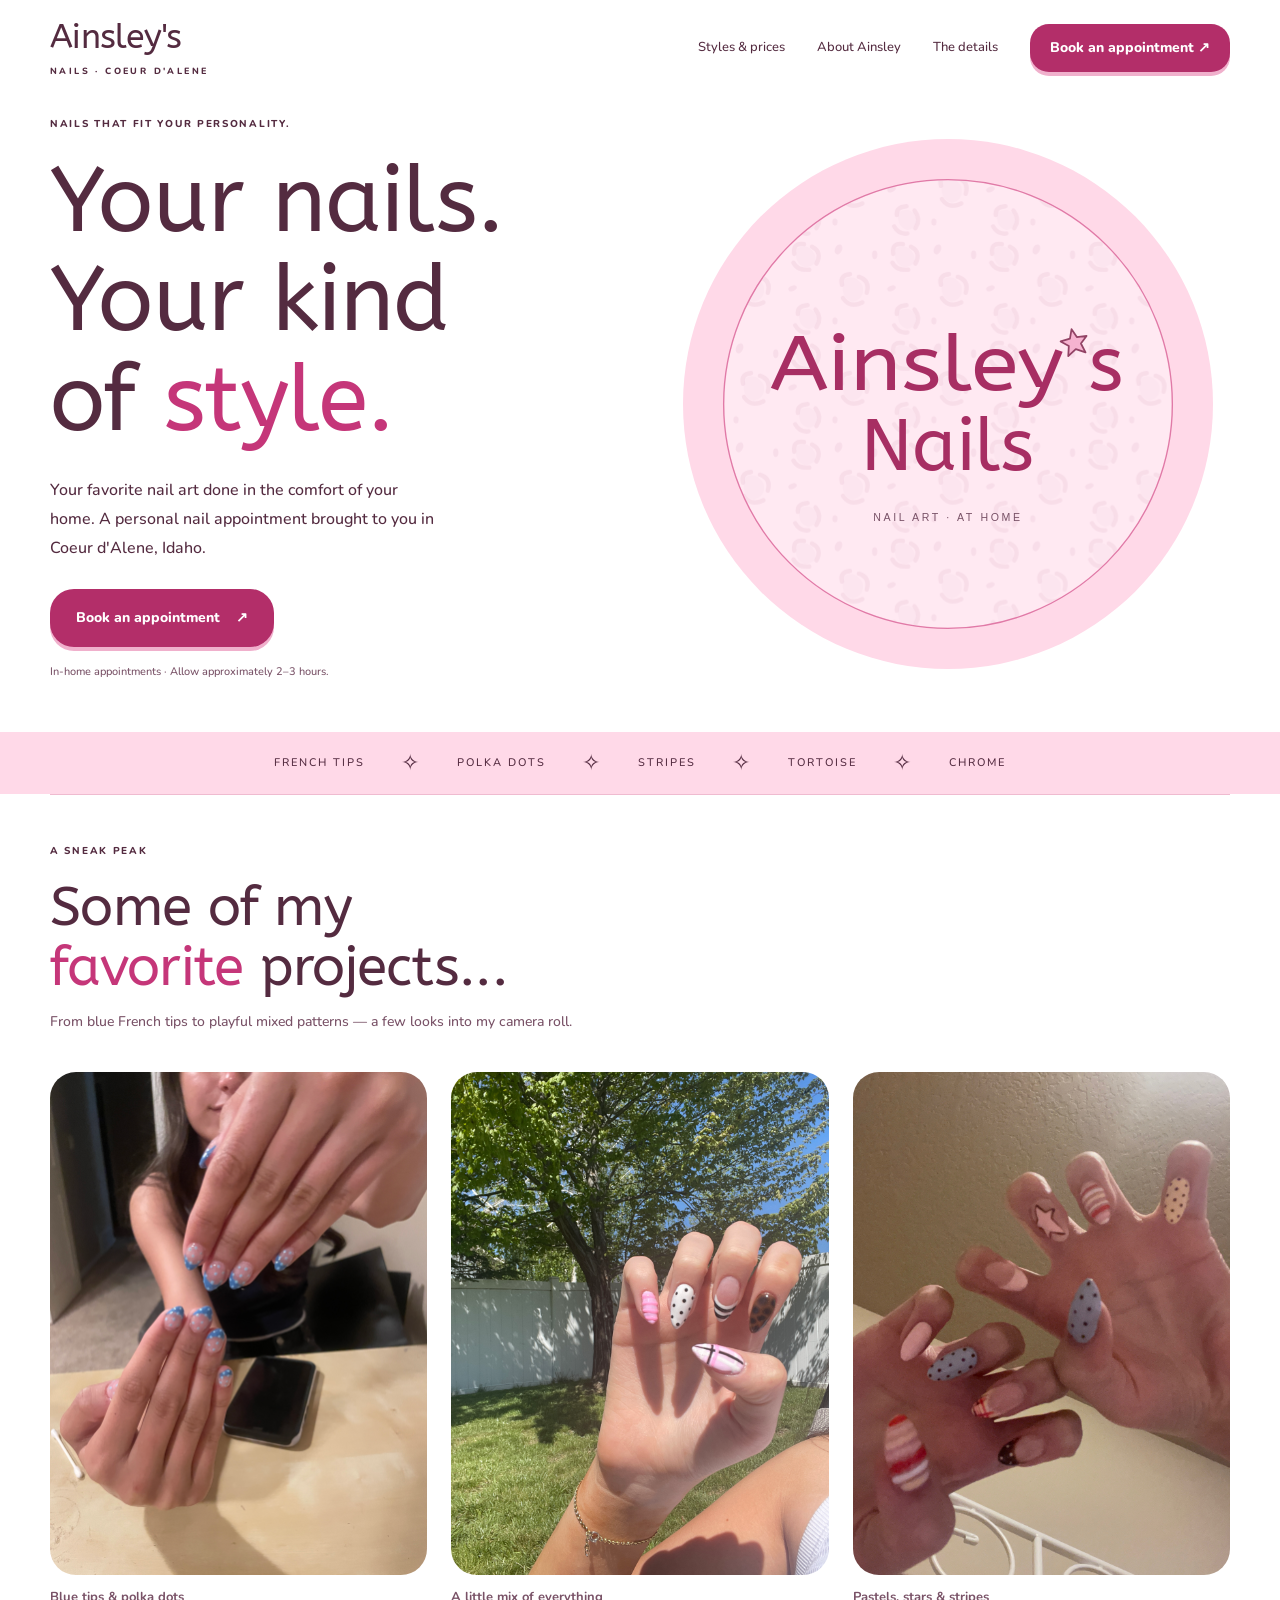
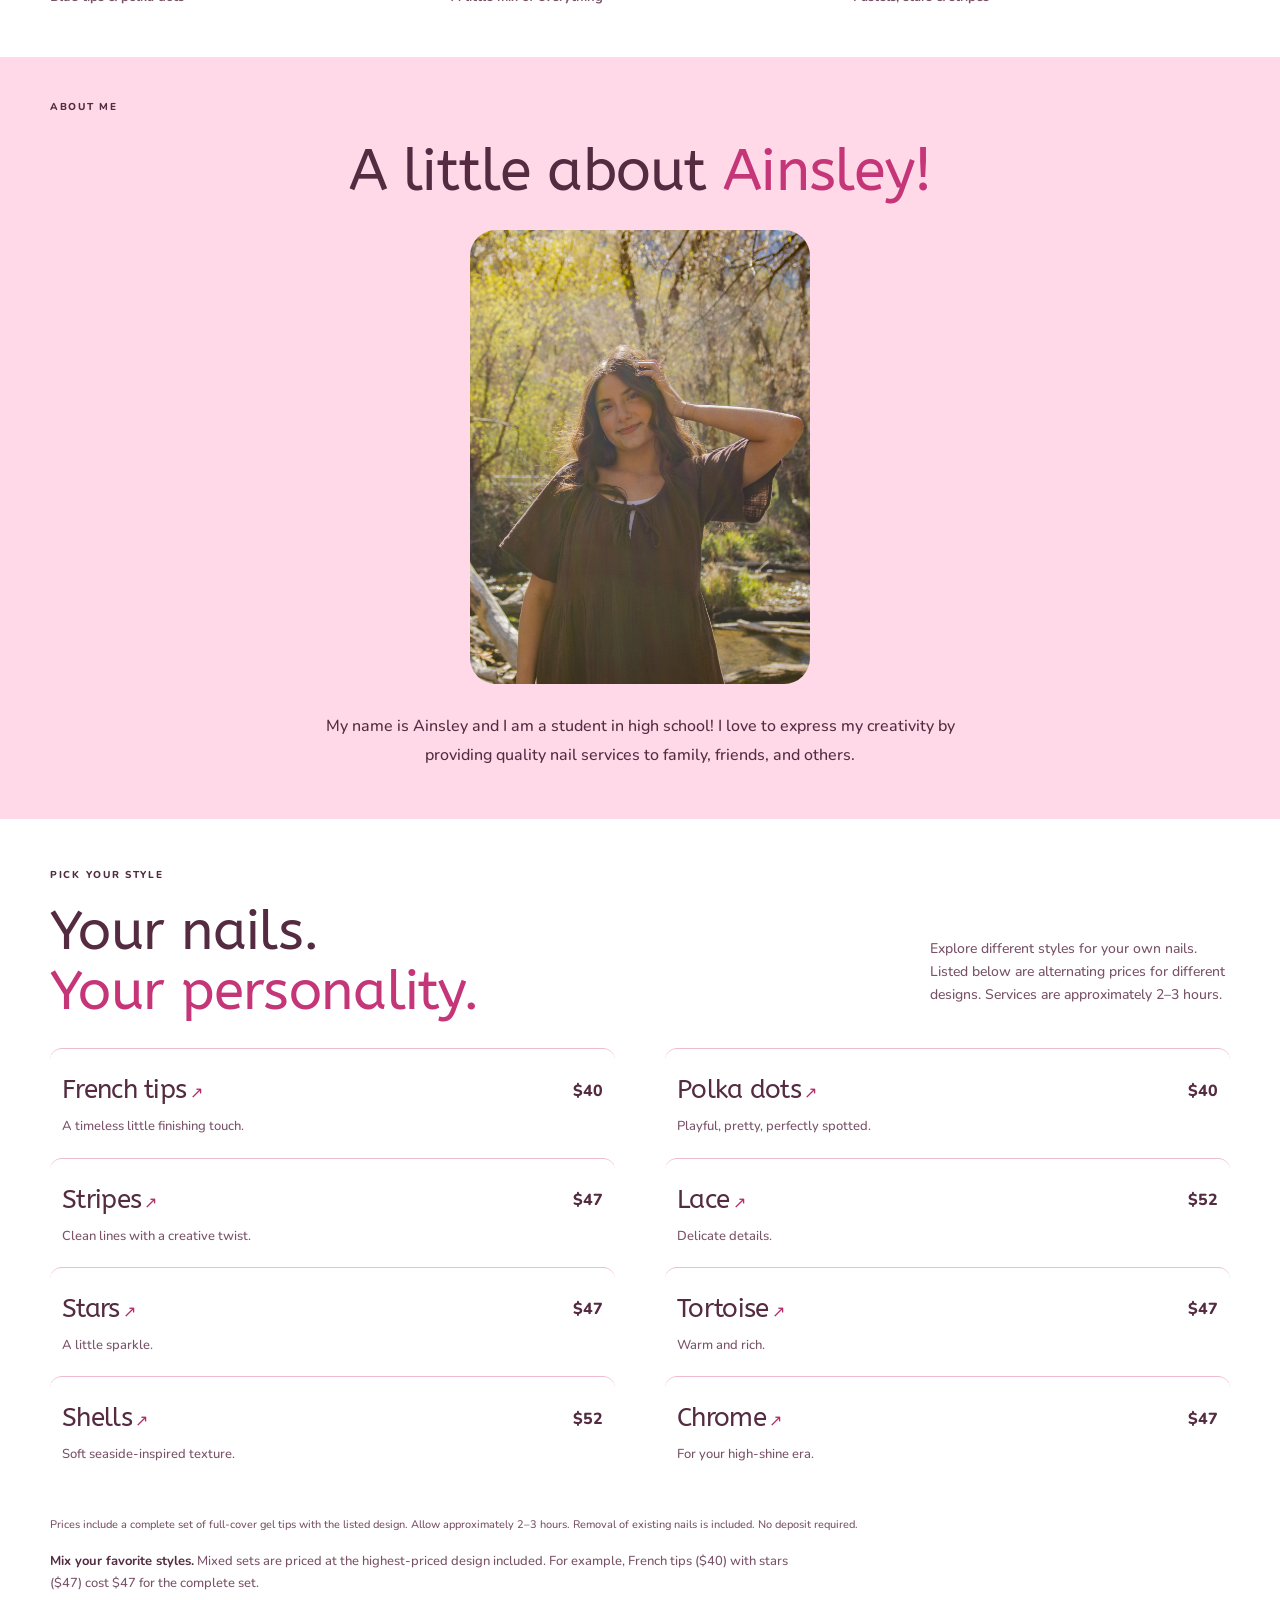
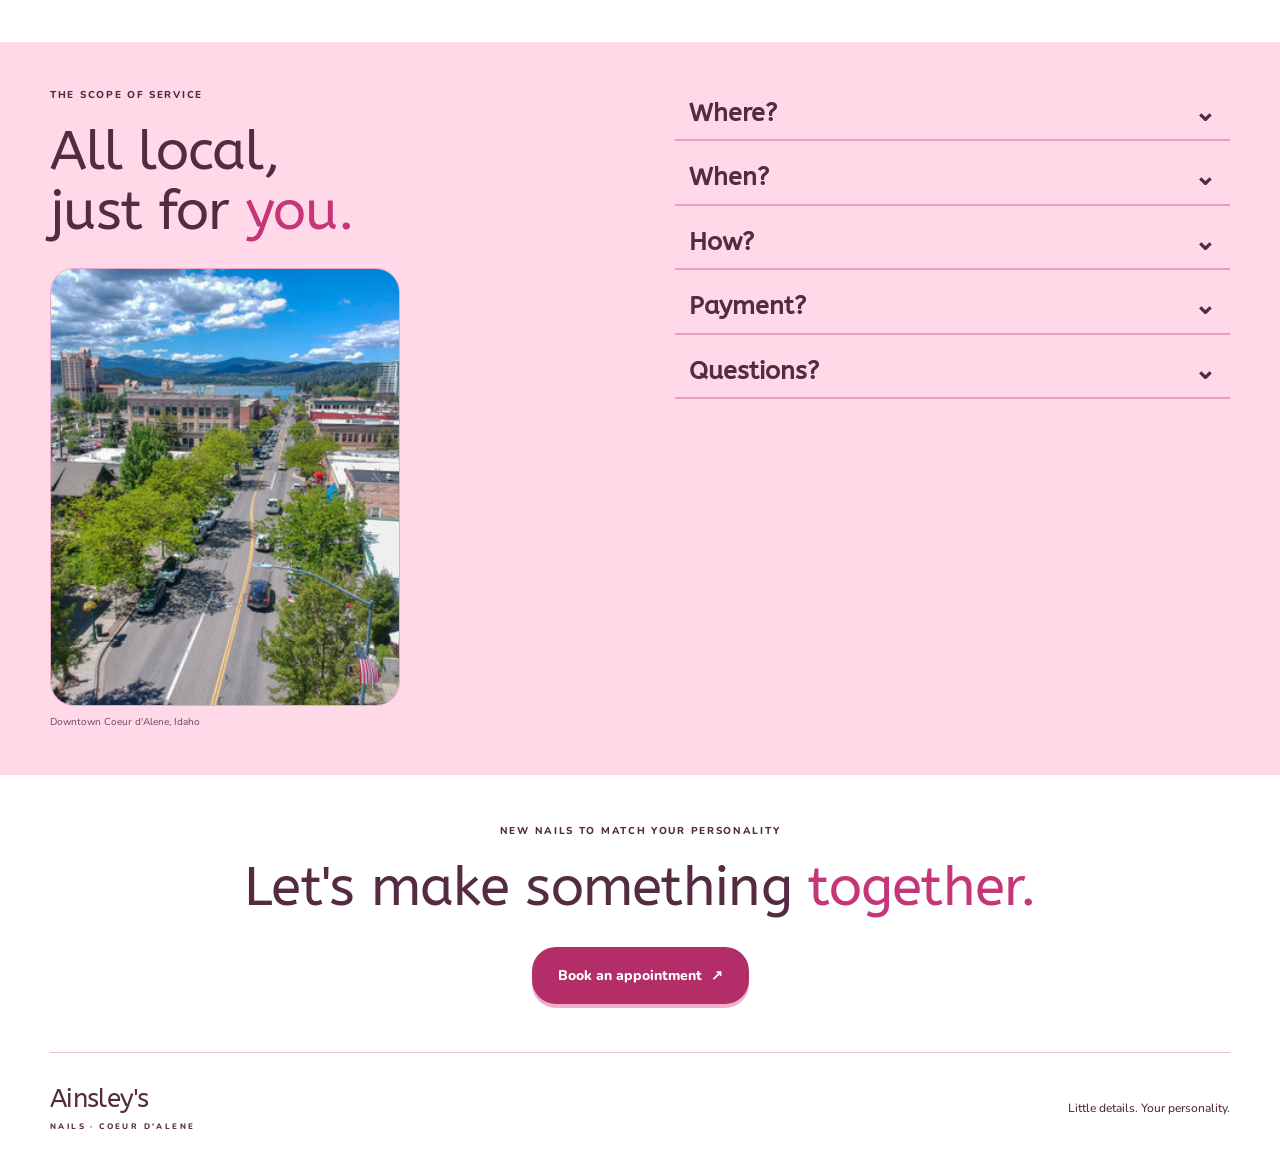
<file: index.html>
<!doctype html>
<html lang="en">
<head>
  <meta charset="utf-8"><meta name="viewport" content="width=device-width, initial-scale=1">
  <title>Ainsley's Nails | Coeur d'Alene, Idaho</title>
  <meta name="description" content="Explore French tips, chrome, and playful nail art at Ainsley's Nails in Coeur d'Alene, Idaho.">
  <link rel="stylesheet" href="styles.css">
  <script src="service-layout.js" defer></script>

  <meta property="og:type" content="website">
  <meta property="og:site_name" content="Ainsley's Nails">
  <meta property="og:title" content="Ainsley's Nails">
  <meta property="og:description" content="Fun, personalized nail art brought to your home in Coeur d'Alene.">
  <meta property="og:url" content="https://ainsleysnails.netlify.app/">
  <meta property="og:image" content="https://ainsleysnails.netlify.app/share-preview.png">
  <meta property="og:image:type" content="image/png">
  <meta property="og:image:width" content="1200">
  <meta property="og:image:height" content="630">
  <meta property="og:image:alt" content="Ainsley's Nails pink circle logo with a star apostrophe and light pink cheetah pattern.">
  <meta name="twitter:card" content="summary_large_image">
  <meta name="twitter:title" content="Ainsley's Nails">
  <meta name="twitter:description" content="Fun, personalized nail art brought to your home in Coeur d'Alene.">
  <meta name="twitter:image" content="https://ainsleysnails.netlify.app/share-preview.png">
</head>
<body>
  <a class="skip" href="#main">Skip to content</a>
  <header class="header wrap"><div class="brand">Ainsley's<span>NAILS · COEUR D'ALENE</span></div><nav aria-label="Main navigation"><a href="#styles">Styles &amp; prices</a><a href="#about">About Ainsley</a><a href="#visit">The details</a><a class="button small" href="booking.html">Book an appointment ↗</a></nav></header>
  <main id="main">
    <section class="hero wrap">
      <div><p class="eyebrow">NAILS THAT FIT YOUR PERSONALITY.</p><h1>Your nails.<br>Your kind<br>of <em>style.</em></h1><p class="intro">Your favorite nail art done in the comfort of your home. A personal nail appointment brought to you in Coeur d'Alene, Idaho.</p><a class="button" href="booking.html">Book an appointment <span aria-hidden="true">↗</span></a><p class="micro">In-home appointments · Allow approximately 2–3 hours.</p></div>
      <div class="hero-logo"><img src="images/logo.svg" width="600" height="600" alt="Ainsley’s Nails — nail art at home"></div>
    </section>
    <div class="ribbon" aria-hidden="true">FRENCH TIPS <span>✧</span> POLKA DOTS <span>✧</span> STRIPES <span>✧</span> TORTOISE <span>✧</span> CHROME</div>
    <section class="portfolio section wrap" aria-labelledby="portfolio-title"><div><p class="eyebrow">A SNEAK PEAK</p><h2 id="portfolio-title">Some of my<br><em>favorite</em> projects...</h2><p>From blue French tips to playful mixed patterns — a few looks into my camera roll.</p></div><div class="photo-gallery">
        <figure><a href="images/blue-french-polka-dots.jpg"><img src="images/blue-french-polka-dots.jpg" alt="Blue French tips with light blue polka dots on a sheer pink base" loading="lazy" width="600" height="800"></a><figcaption>Blue tips &amp; polka dots</figcaption></figure>
        <figure><a href="images/pink-tortoise-mix.jpg"><img src="images/pink-tortoise-mix.jpg" alt="Mixed nail art with pink stripes, black polka dots, black and white French tips, and tortoise pattern" loading="lazy" width="600" height="800"></a><figcaption>A little mix of everything</figcaption></figure>
        <figure><a href="images/pastel-stars-stripes.jpg"><img src="images/pastel-stars-stripes.jpg" alt="Pastel nail art with a pink outlined star, stripes, polka dots, and French tips" loading="lazy" width="600" height="800"></a><figcaption>Pastels, stars &amp; stripes</figcaption></figure>
      </div></section>
    <section id="about" class="about" aria-labelledby="about-title"><div class="wrap about-inner"><p class="eyebrow">ABOUT ME</p><h2 id="about-title">A little about <em>Ainsley!</em></h2><figure class="about-portrait"><img src="images/ainsley-portrait.jpg" alt="Ainsley outdoors beside a creek with sunlit trees behind her" width="2700" height="3600" loading="lazy"></figure><p class="about-bio">My name is Ainsley and I am a student in high school! I love to express my creativity by providing quality nail services to family, friends, and others.</p></div></section>
    <section id="styles" class="section wrap"><div class="section-heading"><div><p class="eyebrow">PICK YOUR STYLE</p><h2>Your nails.<br><em>Your personality.</em></h2></div><p>Explore different styles for your own nails. Listed below are alternating prices for different designs. Services are approximately 2–3 hours.</p></div>
      <div class="styles-grid">
        <a class="style-card" href="booking.html"><h3>French tips</h3><span class="service-price">$40</span><p>A timeless little finishing touch.</p></a>
        <a class="style-card" href="booking.html"><h3>Polka dots</h3><span class="service-price">$40</span><p>Playful, pretty, perfectly spotted.</p></a>
        <a class="style-card" href="booking.html"><h3>Stripes</h3><span class="service-price">$47</span><p>Clean lines with a creative twist.</p></a>
        <a class="style-card" href="booking.html"><h3>Lace</h3><span class="service-price">$52</span><p>Delicate details.</p></a>
        <a class="style-card" href="booking.html"><h3>Stars</h3><span class="service-price">$47</span><p>A little  sparkle.</p></a>
        <a class="style-card" href="booking.html"><h3>Tortoise</h3><span class="service-price">$47</span><p>Warm and rich.</p></a>
        <a class="style-card" href="booking.html"><h3>Shells</h3><span class="service-price">$52</span><p>Soft seaside-inspired texture.</p></a>
        <a class="style-card" href="booking.html"><h3>Chrome</h3><span class="service-price">$47</span><p>For your high-shine era.</p></a>
      </div><p class="caption">Prices include a complete set of full-cover gel tips with the listed design. Allow approximately 2–3 hours. Removal of existing nails is included. No deposit required.</p><p class="mixed-design-note"><strong>Mix your favorite styles.</strong> Mixed sets are priced at the highest-priced design included. For example, French tips ($40) with stars ($47) cost $47 for the complete set.</p>
    </section>
    <section id="visit" class="visit"><div class="wrap visit-inner"><div><p class="eyebrow">THE SCOPE OF SERVICE</p><h2>All local,<br>just for <em>you.</em></h2><figure class="service-photo"><img src="images/cda-downtown.jpg" alt="Downtown Coeur d'Alene with a tree-lined street leading toward the lake and mountains" width="481" height="360" loading="lazy"><figcaption>Downtown Coeur d'Alene, Idaho</figcaption></figure></div><div class="service-details" aria-label="Scope of service details">
      <details class="service-detail"><summary>Where?</summary><div class="service-detail-content"><p>Mobile nail appointments around Coeur d'Alene. Currently offering in-home visits for no extra charge.</p></div></details>
      <details class="service-detail"><summary>When?</summary><div class="service-detail-content"><p>Monday through Friday from 5 to 8 pm (Pacific time).</p></div></details>
      <details class="service-detail service-detail-how"><summary>How?</summary><div class="service-detail-content"><ul><li>Please provide a table and two chairs for us to work at.</li><li>Bring an inspiration photo of how you want your nails to look.</li><li>Plan for approximately 2–3 hours.</li><li>Check availability and book an appointment through Google Calendar by selecting “Book an appointment” below.</li></ul></div></details>
      <details class="service-detail"><summary>Payment?</summary><div class="service-detail-content"><p>I am currently accepting cash, Venmo, or Apple Cash.</p></div></details>
      <details class="service-detail"><summary>Questions?</summary><div class="service-detail-content"><p>For general questions, email <a href="mailto:ainsleysnails@gmail.com">ainsleysnails@gmail.com</a>.</p></div></details>
    </div></div></section>
    <section class="closing wrap"><p class="eyebrow">NEW NAILS TO MATCH YOUR PERSONALITY</p><h2>Let's make something <em>together.</em></h2><a class="button" href="booking.html">Book an appointment <span aria-hidden="true">↗</span></a></section>
  </main><footer class="wrap footer"><div class="brand">Ainsley's<span>NAILS · COEUR D'ALENE</span></div><p>Little details. Your personality.</p></footer>
</body>
</html>
</file>
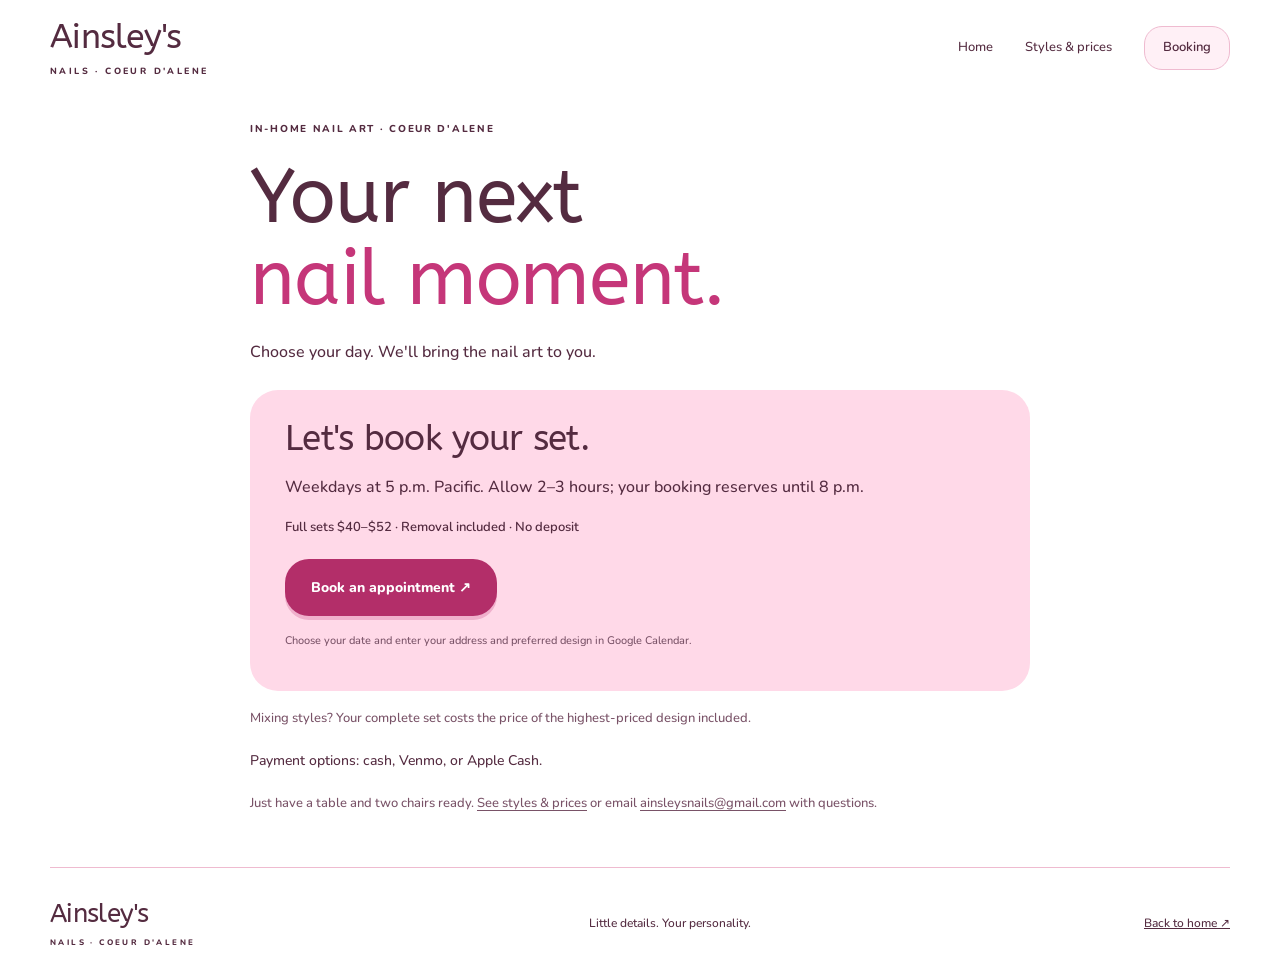
<file: booking.html>
<!doctype html>
<html lang="en"><head><meta charset="utf-8"><meta name="viewport" content="width=device-width, initial-scale=1"><title>Book an appointment | Ainsley's Nails</title><meta name="description" content="Book an in-home nail appointment with Ainsley's Nails in Coeur d'Alene, Idaho."><link rel="stylesheet" href="styles.css"><script src="config.js" defer></script><script src="booking.js" defer></script>
  <meta property="og:type" content="website">
  <meta property="og:site_name" content="Ainsley's Nails">
  <meta property="og:title" content="Book an appointment | Ainsley's Nails">
  <meta property="og:description" content="Fun, personalized nail art brought to your home in Coeur d'Alene.">
  <meta property="og:url" content="https://ainsleysnails.netlify.app/booking">
  <meta property="og:image" content="https://ainsleysnails.netlify.app/share-preview.png">
  <meta property="og:image:type" content="image/png">
  <meta property="og:image:width" content="1200">
  <meta property="og:image:height" content="630">
  <meta property="og:image:alt" content="Ainsley's Nails pink circle logo with a star apostrophe and light pink cheetah pattern.">
  <meta name="twitter:card" content="summary_large_image">
  <meta name="twitter:title" content="Book an appointment | Ainsley's Nails">
  <meta name="twitter:description" content="Fun, personalized nail art brought to your home in Coeur d'Alene.">
  <meta name="twitter:image" content="https://ainsleysnails.netlify.app/share-preview.png">
</head>
<body><a class="skip" href="#main">Skip to content</a><header class="header wrap"><div class="brand">Ainsley's<span>NAILS · COEUR D'ALENE</span></div><nav aria-label="Main navigation"><a href="index.html">Home</a><a href="index.html#styles">Styles &amp; prices</a><span class="current-page" aria-current="page">Booking</span></nav></header>
<main id="main" class="wrap booking-main booking-simple"><p class="eyebrow">IN-HOME NAIL ART · COEUR D'ALENE</p><h1>Your next<br><em>nail moment.</em></h1><p class="intro">Choose your day. We'll bring the nail art to you.</p>
<section class="booking-panel" aria-labelledby="booking-title"><h2 id="booking-title">Let's book your set.</h2><p id="booking-message">Weekdays at 5 p.m. Pacific. Allow 2–3 hours; your booking reserves until 8 p.m.</p><p class="booking-essentials">Full sets $40–$52 · Removal included · No deposit</p><a id="booking-link" class="button" target="_blank" rel="noopener noreferrer" href="https://calendar.google.com/calendar/u/0/appointments/schedules/AcZssZ18NAIpk-Zt8HBrh_75pvqZvgcmtX9MEqmJerUlDPSgGfxFkpBchDon8ug0wOrEiZ6wurdmPYO1">Book an appointment ↗<span class="sr-only"> (opens in a new tab)</span></a><p id="booking-note" class="micro">Choose your date and enter your address and preferred design in Google Calendar.</p></section>
<p class="mixed-design-note">Mixing styles? Your complete set costs the price of the highest-priced design included.</p>
<p class="payment-options">Payment options: cash, Venmo, or Apple Cash.</p>
<p class="booking-help">Just have a table and two chairs ready. <a href="index.html#styles">See styles &amp; prices</a> or email <a href="mailto:ainsleysnails@gmail.com">ainsleysnails@gmail.com</a> with questions.</p></main>
<footer class="wrap footer"><div class="brand">Ainsley's<span>NAILS · COEUR D'ALENE</span></div><p>Little details. Your personality.</p><a href="index.html">Back to home ↗</a></footer></body></html>
</file>
<file: styles.css>
@import url('https://fonts.googleapis.com/css2?family=Nunito:wght@400;500;600;700;800&display=swap');
:root{--paper:#fcf8f3;--ink:#512c35;--muted:#775d60;--blush:#f0dad9;--wine:#742c43;--line:#ddcbc8}*{box-sizing:border-box}html{scroll-behavior:smooth;scroll-padding-top:25px}body{margin:0;background:var(--paper);color:var(--ink);font-family:'Nunito','Trebuchet MS',sans-serif;font-size:16px;line-height:1.65}a{color:inherit}button,a{-webkit-tap-highlight-color:transparent}a:focus-visible{outline:3px solid var(--wine);outline-offset:6px}[hidden]{display:none!important}.wrap{width:min(1180px,calc(100% - 80px));margin:auto}.header{display:flex;justify-content:space-between;align-items:center;min-height:116px;gap:30px}.brand{font-family:'ABeeZee','Trebuchet MS',sans-serif;font-size:33px;text-decoration:none;line-height:1.1;white-space:nowrap}.brand span{display:block;font-family:'Nunito','Trebuchet MS',sans-serif;font-size:9px;letter-spacing:2.4px;margin-top:10px}nav{display:flex;align-items:center;gap:32px}nav>a{text-decoration:none;font-size:13px}.button{display:inline-flex;align-items:center;justify-content:center;gap:35px;padding:17px 26px;border-radius:3px;background:var(--wine);color:#fff9f3;text-decoration:none;font-size:14px;font-weight:500;transition:background .2s,transform .2s}.button:hover{background:#542034;transform:translateY(-2px)}.button.small{padding:12px 20px}.hero{display:grid;grid-template-columns:1fr 1fr;gap:65px;align-items:center;padding-top:42px;padding-bottom:80px}.eyebrow{font-size:10px;letter-spacing:2.3px;font-weight:700;margin:0 0 26px}h1,h2{font-family:'ABeeZee','Trebuchet MS',sans-serif;font-weight:400;letter-spacing:-2px;line-height:1.06;margin:0}h1{font-size:clamp(58px,7.7vw,106px)}em{font-weight:400;color:var(--wine)}.intro{font-size:16px;max-width:390px;margin:27px 0;line-height:1.8}.micro{font-size:11px;color:var(--muted);margin-top:16px}.hero-art{height:570px;position:relative;overflow:hidden;border-radius:48% 48% 3px 3px;background:radial-gradient(ellipse at 40% 40%,#f9ece2,#e8c6c2);box-shadow:inset 0 0 80px #d5aead50}.art-label{position:absolute;top:65px;width:100%;text-align:center;font-size:9px;letter-spacing:2px}.nail{position:absolute;width:102px;height:230px;border-radius:60% 60% 38% 38%;box-shadow:12px 18px 28px #79334b25,inset 8px 0 18px #ffffff77;border:1px solid #ffffff66}.nail-one{background:linear-gradient(100deg,#d18b94,#f0bdc2 40%,#d9939b);left:16%;top:165px;transform:rotate(-23deg)}.nail-two{background:linear-gradient(100deg,#d9a49e,#f4cec3 45%,#e2aba3);left:40%;top:135px;transform:rotate(-6deg);border-top:27px solid #fff9f0}.nail-three{background:linear-gradient(100deg,#6f2e41,#aa5f70 45%,#6d263d);left:65%;top:185px;transform:rotate(18deg)}.spark{position:absolute;color:var(--wine);font-size:64px}.spark-one{top:85px;right:38px}.spark-two{bottom:80px;left:35px;font-size:42px}.art-note{position:absolute;bottom:48px;right:30px;font-family:'ABeeZee','Trebuchet MS',sans-serif;font-size:22px;font-style:italic;line-height:1.2;transform:rotate(-8deg)}.illustration-label{position:absolute;bottom:12px;left:20px;font-size:8px;letter-spacing:1.5px}.ribbon{display:flex;justify-content:center;align-items:center;gap:36px;background:var(--blush);padding:20px;font-size:11px;letter-spacing:2px;flex-wrap:wrap}.ribbon span{font-size:22px;line-height:1}.section{padding-top:100px;padding-bottom:90px}.section-heading{display:flex;justify-content:space-between;align-items:end;gap:30px;margin-bottom:45px}h2{font-size:clamp(39px,4.5vw,61px)}.section-heading>p{max-width:300px;font-size:14px;color:var(--muted)}.styles-grid{display:grid;grid-template-columns:repeat(4,1fr);gap:35px 24px}.swatch{display:flex;align-items:center;justify-content:center;gap:9px;height:200px;background:#f1e7e0;border-radius:100px 100px 3px 3px}.swatch i{display:block;width:39px;height:95px;border-radius:48% 48% 30% 30%;box-shadow:3px 6px 10px #54203415;background:#e6afa9}.swatch i:first-child{transform:rotate(-12deg) translateY(7px)}.swatch i:last-child{transform:rotate(12deg) translateY(7px)}.french i{border-top:15px solid #fffdf7}.dots{background:#edddd9}.dots i{background:radial-gradient(circle,#742c43 2px,transparent 3px) 0 0/13px 13px,#eac2be}.stripes i{background:repeating-linear-gradient(115deg,#e2a19e 0 9px,#fff5e9 9px 13px)}.lace{background:#e9dfd8}.lace i{background:radial-gradient(circle,transparent 4px,#fff9ee 5px 6px,transparent 7px) 0 0/15px 15px,#deb5af}.stars i{color:#fff6df;text-align:center;padding-top:25px;font-size:23px;background:#9c586a;font-style:normal}.tortoise{background:#ecdecc}.tortoise i{background:radial-gradient(ellipse at 25% 30%,#4b2b21 0 12%,transparent 22%),radial-gradient(ellipse at 80% 70%,#613321 0 14%,transparent 27%),radial-gradient(ellipse at 20% 95%,#35241d 0 13%,transparent 24%),#c28b47}.shells i{background:repeating-conic-gradient(from 165deg at 50% 100%,#f4d6ce 0deg 7deg,#fff2df 7deg 11deg)}.chrome{background:#e4dfe3}.chrome i{background:linear-gradient(110deg,#9b859a 0%,#f6e0ec 20%,#a28eaa 36%,#fff 48%,#c29caf 57%,#e2d6e9 75%,#907d93)}h3{font-size:18px;font-weight:500;margin:16px 0 4px}.style-card p{font-size:12px;color:var(--muted);margin:0}.caption{font-size:11px;color:var(--muted);margin-top:30px}.portfolio{border-top:1px solid var(--line);display:grid;grid-template-columns:1fr 1fr;align-items:center;gap:70px}.portfolio>div>p:not(.eyebrow){color:var(--muted);font-size:14px}.photo-placeholder{min-height:310px;background:#eee4dc;display:flex;flex-direction:column;align-items:center;justify-content:center;text-align:center;border:1px solid #ddcdc1}.photo-placeholder>span{font-size:42px}.photo-placeholder>p{font-family:'ABeeZee','Trebuchet MS',sans-serif;font-size:27px!important;line-height:1.4}.photo-placeholder small{font-size:9px;letter-spacing:2px}.visit{background:var(--blush)}.visit-inner{padding-top:80px;padding-bottom:80px;display:grid;grid-template-columns:1fr 1fr;gap:70px}.visit h3:first-child{margin-top:0}.visit h3{font-size:16px;margin-top:25px}.visit p:not(.eyebrow){font-size:14px;max-width:430px;margin-top:6px}.text-link{display:inline-block;font-size:13px;text-underline-offset:6px;margin-top:15px}.closing{text-align:center;padding-top:100px;padding-bottom:100px}.closing h2{margin-bottom:30px}.footer{display:flex;align-items:center;justify-content:space-between;border-top:1px solid var(--line);padding-top:32px;padding-bottom:32px;gap:25px}.footer .brand{font-size:26px}.footer .brand span{font-size:8px}.footer p,.footer>a:last-child{font-size:12px}.booking-main{padding-top:65px;padding-bottom:100px}.booking-main h1{font-size:clamp(60px,7vw,90px)}.booking-layout{display:grid;grid-template-columns:1.25fr 1fr;gap:75px;margin-top:45px}.booking-panel{background:var(--blush);padding:50px;border-radius:3px}.booking-panel h2{font-size:45px}.booking-panel>p{max-width:400px}.booking-star{display:block;font-size:45px;margin-bottom:15px}.booking-aside{padding-top:30px}.booking-aside h3{font-size:17px;margin-top:25px}.booking-aside p:not(.eyebrow){font-size:14px;color:var(--muted)}.skip{position:absolute;left:10px;top:-100px;background:var(--paper);padding:10px;z-index:10}.skip:focus{top:10px}
@media(min-width:1500px){.hero{padding-top:65px;padding-bottom:100px}}@media(max-width:900px){.wrap{width:calc(100% - 48px)}.hero{gap:30px}.hero-art{height:470px}.nail{width:75px;height:185px}.nail-one{left:12%}.nail-two{left:38%}.nail-three{left:65%}.styles-grid{grid-template-columns:repeat(2,1fr)}nav{gap:20px}.booking-layout{gap:30px}.booking-panel{padding:32px}}@media(max-width:600px){.wrap{width:calc(100% - 36px)}.header{min-height:100px;gap:10px}.brand{font-size:28px}.brand span{font-size:7px;letter-spacing:1.4px}nav>a:not(.button){display:none}.button.small{font-size:12px;padding:11px 15px}.hero{grid-template-columns:1fr;padding-top:25px;padding-bottom:45px;gap:35px}h1{font-size:72px}.eyebrow{font-size:9px;letter-spacing:1.6px;margin-bottom:20px}.intro{font-size:15px}.hero-art{height:440px;max-width:400px;width:100%;margin:auto}.nail{width:80px;height:190px}.nail-one{top:145px;left:15%}.nail-two{top:115px;left:40%}.nail-three{top:155px;left:66%}.art-label{top:48px;font-size:8px}.art-note{font-size:20px;bottom:40px}.spark-one{top:65px}.ribbon{gap:17px;font-size:9px;padding:15px}.ribbon span{font-size:16px}.section{padding-top:60px;padding-bottom:55px}.section-heading{display:block}.section-heading>p{max-width:100%;margin-top:20px}.styles-grid{gap:25px 14px}.swatch{height:170px;gap:6px}.swatch i{width:32px;height:83px}.style-card h3{font-size:17px}.style-card p{font-size:11px}.portfolio,.visit-inner,.booking-layout{grid-template-columns:1fr;gap:30px}.visit-inner{padding-top:55px;padding-bottom:55px}.closing{padding-top:65px;padding-bottom:65px}.footer{flex-wrap:wrap}.footer p{display:none}.booking-main{padding-top:35px;padding-bottom:60px}.booking-main h1{font-size:61px}.booking-panel{padding:28px}.booking-panel h2{font-size:39px}.booking-aside{padding-top:0}}@media(prefers-reduced-motion:reduce){html{scroll-behavior:auto}*{transition:none!important}}

/* Real portfolio photos; click a photo to view the complete original. */
.portfolio{grid-template-columns:1fr;gap:35px}.portfolio>div:first-child{max-width:600px}.photo-gallery{display:grid;grid-template-columns:repeat(3,minmax(0,1fr));gap:24px}.photo-gallery figure{margin:0;min-width:0}.photo-gallery a{display:block;overflow:hidden;border-radius:120px 120px 3px 3px;background:var(--blush)}.photo-gallery img{display:block;width:100%;height:auto;aspect-ratio:3/4;object-fit:cover;transition:transform .3s}.photo-gallery a:hover img{transform:scale(1.025)}.photo-gallery figcaption{font-size:13px;margin-top:12px;color:var(--muted)}
@media(max-width:600px){.photo-gallery{grid-template-columns:1fr;gap:30px}.photo-gallery a{border-radius:100px 100px 3px 3px}.photo-gallery img{aspect-ratio:3/4}}

/* Updated direction: botanical ivory, sage, and a quiet typographic menu. */
:root{--paper:#faf9f4;--ink:#303c32;--muted:#626d5e;--blush:#e4e8dd;--wine:#465c45;--line:#d4dacd}
.hero-logo{display:flex;align-items:center;justify-content:center;padding:15px}.hero-logo img{display:block;width:100%;height:auto;max-width:530px}.button{border-radius:30px}.hero{gap:50px}.ribbon{background:#e4e8dd}.styles-grid{grid-template-columns:repeat(2,minmax(0,1fr));gap:0 50px}.style-card{display:grid;grid-template-columns:1fr auto;gap:4px 20px;border-top:1px solid var(--line);padding:22px 0}.style-card h3{margin:0;font-family:'ABeeZee','Trebuchet MS',sans-serif;font-size:26px}.style-card p{grid-column:1/-1;font-size:13px}.service-price{font-size:16px;align-self:center;white-space:nowrap}.photo-gallery a{border-radius:4px}.mobile-callout{padding:38px;background:var(--blush);margin-top:30px;max-width:850px;border-left:3px solid var(--wine)}.mobile-callout h2{font-size:42px}.mobile-callout>p:not(.eyebrow){max-width:650px}.current-page{font-size:13px;font-weight:600;padding:10px 18px;border:1px solid var(--line);border-radius:30px}.booking-panel{background:#eef0e8}.brand{color:var(--ink)}
@media(max-width:600px){.hero-logo{padding:0 15px}.hero-logo img{max-width:350px}.styles-grid{grid-template-columns:1fr}.style-card h3{font-size:25px}.mobile-callout{padding:25px}.mobile-callout h2{font-size:34px}}

/* More compact section rhythm and simpler booking handoff. */
.header{min-height:96px}.hero{padding-top:20px;padding-bottom:40px}.section{padding-top:48px;padding-bottom:48px}.section-heading{margin-bottom:28px}.visit-inner{padding-top:45px;padding-bottom:45px}.closing{padding-top:48px;padding-bottom:48px}.eyebrow{margin-bottom:18px}.portfolio{gap:25px}.about{display:grid;grid-template-columns:1fr 1fr;gap:45px;align-items:center;border-top:1px solid var(--line)}.about h2{font-size:45px}.about>p{font-size:16px;line-height:1.8;margin:0}.style-card{text-decoration:none;transition:background .2s}.style-card:hover{background:#e4e8dd70}.style-card:hover h3{text-decoration:underline;text-underline-offset:5px}.style-card h3::after{content:' ↗';font-family:'Nunito','Trebuchet MS',sans-serif;font-size:16px;color:var(--muted)}.booking-simple{max-width:780px;padding-top:25px;padding-bottom:40px}.booking-simple h1{font-size:clamp(50px,6vw,76px)}.booking-simple>.intro{margin:18px 0 24px;max-width:none}.booking-simple .booking-panel{padding:30px 35px}.booking-simple .booking-panel h2{font-size:35px;letter-spacing:-1px}.booking-simple .booking-panel>p{max-width:none}.booking-essentials{font-size:13px;font-weight:600}.booking-help{font-size:13px;color:var(--muted);margin-top:20px}.booking-help a{text-underline-offset:3px}.booking-simple .button{margin-top:8px}
@media(min-width:1500px){.hero{padding-top:25px;padding-bottom:45px}}@media(max-width:600px){.header{min-height:85px}.hero{padding-top:15px;padding-bottom:30px;gap:22px}.section{padding-top:32px;padding-bottom:32px}.visit-inner{padding-top:32px;padding-bottom:32px;gap:24px}.closing{padding-top:35px;padding-bottom:35px}.about{grid-template-columns:1fr;gap:20px}.about h2{font-size:38px}.about>p{font-size:15px}.booking-simple .booking-panel{padding:24px}.booking-simple .booking-panel h2{font-size:30px}.booking-main{padding-top:20px;padding-bottom:30px}.booking-simple .button{width:100%}}

/* Blush pink and soft tan palette. */
:root{--paper:#fcf7f2;--ink:#603d40;--muted:#806467;--blush:#f0dad9;--wine:#84485b;--line:#e0cbc3}.hero-logo{background:none}.ribbon,.visit,.booking-simple .booking-panel{background:#f0dad9}.about{background:none}.style-card:hover{background:#eee0d170}.photo-gallery a{background:#e9dac9}.booking-essentials{color:#603d40}.button:hover{background:#683447}

.closing .button{gap:10px}.sr-only{position:absolute;width:1px;height:1px;padding:0;margin:-1px;overflow:hidden;clip:rect(0,0,0,0);white-space:nowrap;border:0}

/* A distinct About section, with room for Ainsley's future portrait. */
.about{display:block;background:var(--blush);border-top:0}.about-inner{padding-top:42px;padding-bottom:48px}.about .eyebrow{text-align:left;margin-bottom:25px}.about h2{text-align:center;font-size:clamp(38px,4.5vw,58px)}.about-photo-space{width:min(280px,100%);height:280px;margin:25px auto}.about-bio{max-width:660px;margin:0 auto;text-align:center;font-size:16px;line-height:1.85}
@media(max-width:600px){.about-inner{padding-top:32px;padding-bottom:36px}.about .eyebrow{margin-bottom:22px}.about-photo-space{height:230px;margin:22px auto}.about-bio{font-size:15px}}

.service-photo{margin:28px 0 0}.service-photo img{display:block;width:100%;height:auto;border-radius:5px;border:1px solid #d5b9b0}.service-photo figcaption{font-size:10px;line-height:1.6;margin-top:8px;color:var(--muted)}.service-photo figcaption a{text-underline-offset:2px}@media(max-width:600px){.service-photo{margin-top:22px}}

/* Narrow portrait presentation of the supplied downtown photograph. */
.service-photo{max-width:350px}.service-photo img{height:auto;aspect-ratio:4/5;object-fit:cover;object-position:52% center}@media(max-width:600px){.service-photo{max-width:320px;width:100%}}

.payment-options{font-size:14px;color:var(--ink);margin:20px 0 0}nav .button.small{white-space:nowrap}@media(max-width:600px){nav .button.small{font-size:11px;padding:11px 12px}}

.mixed-design-note{font-size:13px;line-height:1.7;color:var(--muted);max-width:760px;margin:16px 0 0}.mixed-design-note strong{color:var(--ink)}

/* Playful lake-blue refresh. */
:root{--paper:#fffcf5;--ink:#243f59;--muted:#516b80;--blush:#dceffc;--wine:#285d8a;--line:#bcd7e8}
body{font-family:'Nunito','Trebuchet MS',sans-serif;font-weight:500}h1,h2,h3,.brand{font-family:'ABeeZee','Trebuchet MS',sans-serif}h1,h2{font-weight:500;letter-spacing:-1.5px;line-height:1.08}h1{font-size:clamp(58px,7.2vw,98px)}h2{font-size:clamp(38px,4.3vw,58px)}em{font-style:normal;color:#3276aa}h3{font-weight:500}.brand{font-weight:500;font-size:34px}.brand span{font-family:'Nunito','Trebuchet MS',sans-serif;font-weight:800}.eyebrow{font-weight:800;letter-spacing:1.7px}.ribbon,.visit,.about,.booking-simple .booking-panel{background:var(--blush)}.button{background:#285d8a;color:#fffdf6;font-weight:800;border-radius:24px;gap:16px;box-shadow:0 4px 0 #bdd6e8}.button:hover{background:#204b70;transform:translateY(-2px)}.button.small{border-radius:19px}.style-card{border-color:var(--line);border-radius:12px;padding:20px 12px}.style-card:hover{background:#e7f3fc}.style-card h3{font-family:'ABeeZee','Trebuchet MS',sans-serif;font-weight:400;letter-spacing:0}.service-price{font-weight:800}.style-card h3::after{color:#3276aa}.photo-gallery a{border-radius:26px}.photo-gallery figcaption{font-weight:700}.about h2{font-family:'ABeeZee','Trebuchet MS',sans-serif}.service-photo img{border-color:#a9cde4;border-radius:24px}.service-photo figcaption{color:var(--muted)}.booking-essentials{color:var(--ink)}.booking-simple .booking-panel{border-radius:28px}.booking-simple .booking-panel h2{font-weight:500}.payment-options{color:var(--ink)}.current-page{background:#e7f3fc;border-color:var(--line);border-radius:18px}.mixed-design-note strong{color:var(--ink)}.closing .button{gap:9px}
@media(max-width:600px){h1{font-size:65px}.brand{font-size:29px}.style-card h3{font-size:25px}.about h2{font-size:38px}.booking-simple h1{font-size:56px}}

/* Bright pink and white, with casual handwritten headings. */
:root{--paper:#ffffff;--ink:#542b40;--muted:#795267;--blush:#ffd9e8;--wine:#a72e63;--line:#efbbd0}
h1,h2,h3,.brand{font-family:'ABeeZee','Trebuchet MS',sans-serif;font-weight:400;letter-spacing:0}em{color:#c53679}.ribbon,.visit,.about,.booking-simple .booking-panel{background:var(--blush)}.button{background:#b32e69;color:#fff;box-shadow:0 4px 0 #f0b0cc}.button:hover{background:#942457}.style-card{border-color:var(--line)}.style-card:hover{background:#fff0f6}.style-card h3{font-family:'ABeeZee','Trebuchet MS',sans-serif}.style-card h3::after{color:#b32e69}.about h2{font-family:'ABeeZee','Trebuchet MS',sans-serif}.service-photo img{border-color:#eba9c5}.current-page{background:#fff0f6;border-color:var(--line)}.booking-essentials,.payment-options{color:var(--ink)}.booking-simple .booking-panel h2{font-weight:400}

/* Poppins headings with Nunito body text. */
h1,h2,.brand{font-weight:600;letter-spacing:-1.3px}.style-card h3,h3{font-weight:500;letter-spacing:-.3px}.booking-simple .booking-panel h2{font-weight:600}

@font-face{font-family:'ABeeZee';font-style:normal;font-weight:400;font-display:swap;src:url('images/abeezee-regular.ttf') format('truetype')}
h1,h2,h3,.brand,.style-card h3,.about h2,.booking-simple .booking-panel h2{font-family:'ABeeZee','Trebuchet MS',sans-serif;font-weight:400;letter-spacing:-.7px}

/* Fixed spaces keep the service bars stationary as details open. */
.service-details{min-width:0}.service-detail{height:140px;margin:0 0 12px;min-width:0}.service-detail-how{height:250px}.service-detail summary{display:flex;align-items:center;justify-content:space-between;gap:16px;min-height:64px;padding:12px 18px;border-bottom:2px solid #e7a0bf;font-family:'ABeeZee','Trebuchet MS',sans-serif;font-size:30px;font-weight:700;line-height:1.25;list-style:none;cursor:pointer}.service-detail summary::-webkit-details-marker{display:none}.service-detail summary::after{content:'⌄';font-family:'Nunito',sans-serif;font-size:26px;font-weight:800}.service-detail[open] summary::after{content:'⌃'}.service-detail summary:hover{background:#ffffff60;border-radius:12px 12px 0 0}.service-detail summary:focus-visible{outline:3px solid var(--wine);outline-offset:3px}.service-detail-content{padding:10px 18px 0;max-height:calc(100% - 64px);overflow:auto;overflow-wrap:anywhere}.visit .service-detail-content p{margin:0;font-size:14px;max-width:none}.service-detail-content ul{padding-left:19px;margin:0;font-size:14px;line-height:1.65}.service-detail-content li+li{margin-top:5px}.closing{display:block;text-align:center}.closing .eyebrow,.closing h2{margin-left:auto;margin-right:auto}.closing .button{margin-left:auto;margin-right:auto}
@media(max-width:600px){.service-detail{height:160px;margin-bottom:12px}.service-detail-how{height:300px}.service-detail summary{font-size:28px}.service-detail-content{padding-left:12px;padding-right:12px}.closing .eyebrow{max-width:290px}}

/* Compact service headings align to the neighboring photo; each row keeps its space. */
@media(min-width:601px){.visit-inner{align-items:start}.service-details{display:grid;grid-template-rows:1fr .9fr 1.9fr 1fr 140px;gap:8px;height:var(--service-column-height,720px)}.service-detail,.service-detail-how{height:100%;margin:0;min-height:0}.service-detail summary{min-height:54px;font-size:25px;padding:10px 14px}.service-detail-content{max-height:calc(100% - 54px);padding:8px 14px 0}.visit .service-detail-content p,.service-detail-content ul{font-size:13px;line-height:1.5}.service-detail-content li+li{margin-top:3px}}

/* Natural expanding details; the fully open desktop stack aligns to the photo. */
.service-details{display:flex;flex-direction:column;gap:10px;height:auto}.service-detail,.service-detail-how{height:auto;min-height:0;margin:0}.service-detail summary{min-height:54px;font-size:25px;padding:10px 14px}.service-detail-content{max-height:none;overflow:visible;padding:10px 14px 12px}.service-detail[open]{padding-bottom:var(--service-open-spacing,0px)}
@media(max-width:600px){.service-details{gap:10px}.service-detail,.service-detail-how{height:auto;margin:0}.service-detail[open]{padding-bottom:0}.service-detail summary{font-size:26px}.service-detail-content{max-height:none;overflow:visible;padding:10px 14px 16px}}

.about-portrait{width:min(340px,100%);margin:28px auto}.about-portrait img{display:block;width:100%;height:auto;aspect-ratio:3/4;object-fit:cover;border-radius:26px}@media(max-width:600px){.about-portrait{width:min(290px,100%);margin:24px auto}}
</file>
